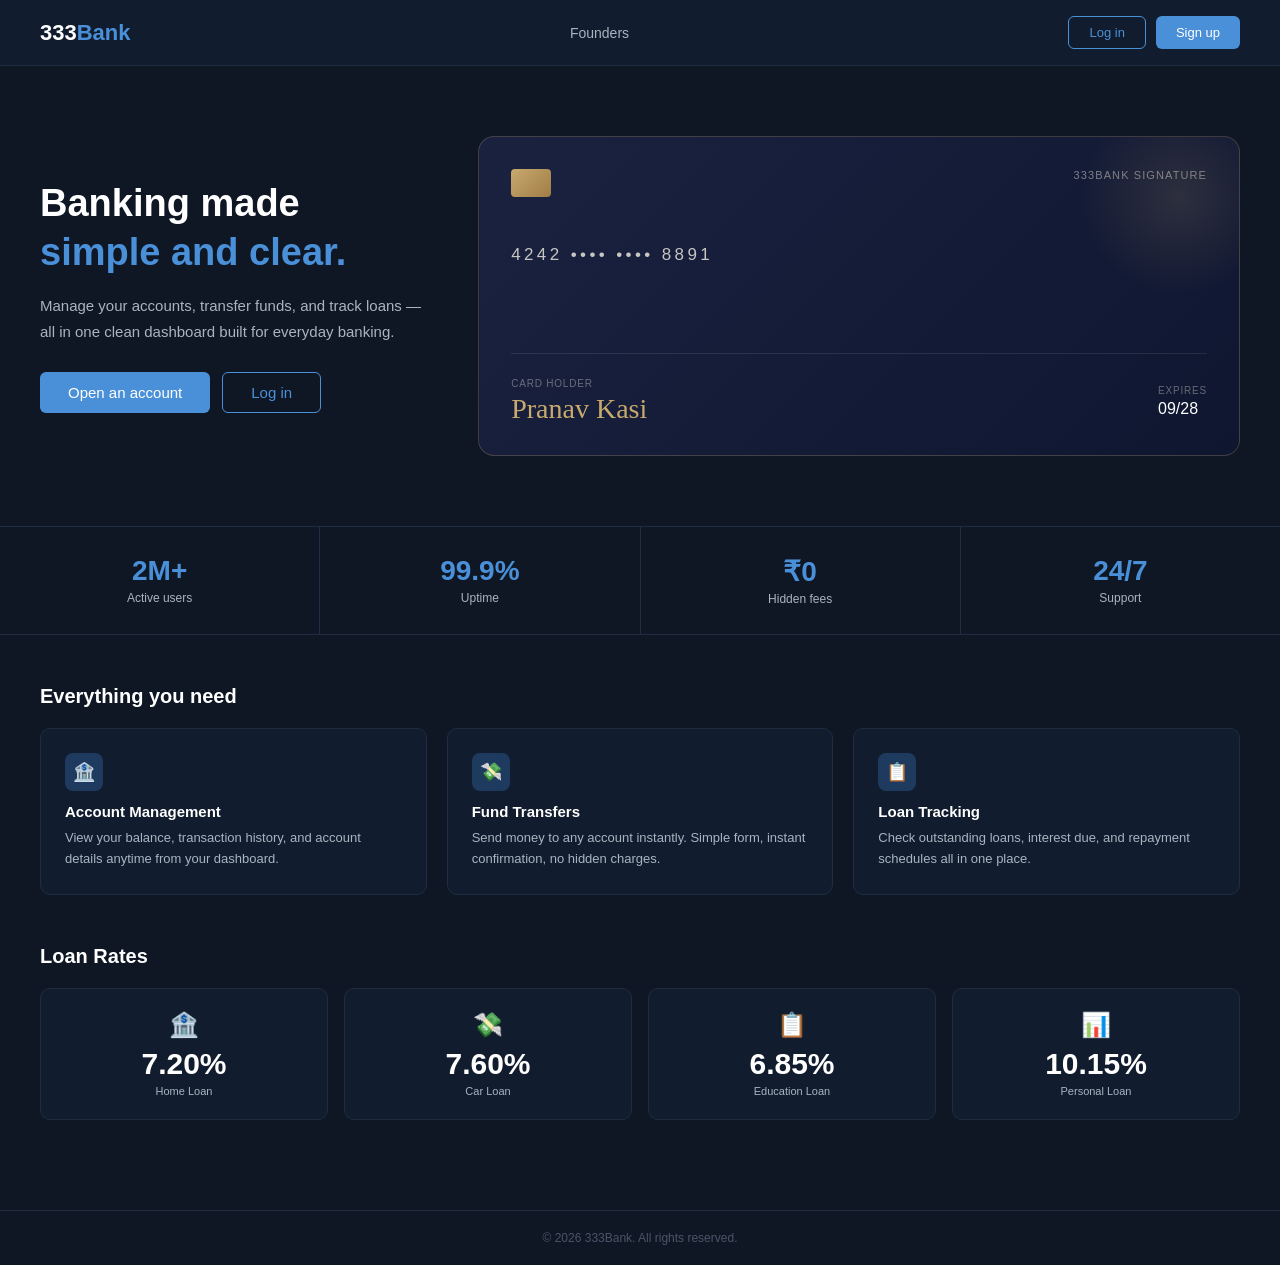
<file: index.html>
<!DOCTYPE html>
<html lang="en">
<head>
    <meta charset="UTF-8">
    <meta name="viewport" content="width=device-width, initial-scale=1.0">
    <title>333Bank - Home</title>
    <link rel="stylesheet" href="loggedin/style.css">
    <style>
        .main {
            display: flex;
            justify-content: space-between;
            align-items: center;
            padding: 70px 40px;
            gap: 40px;
        }
        .main-text h1 { font-size: 38px; line-height: 1.3; margin-bottom: 16px; }
        .main-text h1 span { color: #4a90d9; }
        .main-text p { color: #aab4c0; font-size: 15px; margin-bottom: 28px; max-width: 420px; line-height: 1.7; }
        .main-actions { display: flex; gap: 12px; }
        .mini-row { display: flex; justify-content: space-between; font-size: 13px; color: #aab4c0; margin-bottom: 6px; }
        .stats-bar {
            display: flex;
            border-top: 1px solid #1e2d42;
            border-bottom: 1px solid #1e2d42;
        }
        .stat-item {
            flex: 1; text-align: center; padding: 28px 0;
            border-right: 1px solid #1e2d42;
        }
        .stat-item:last-child { border-right: none; }
        .stat-item .num { font-size: 28px; font-weight: bold; color: #4a90d9; }
        .stat-item .desc { font-size: 12px; color: #aab4c0; margin-top: 4px; }
        .features { padding: 50px 40px; }
        .feature-grid { display: flex; gap: 20px; }
        .feature-card { flex: 1; }
        .feature-card h3 { font-size: 15px; margin-bottom: 8px; }
        .feature-card p { font-size: 13px; color: #aab4c0; line-height: 1.6; }
        .icon-box {
            width: 38px; height: 38px; border-radius: 8px;
            background: #1e3a5f; display: flex; align-items: center;
            justify-content: center; font-size: 18px; margin-bottom: 12px;
        }
        .loan-rates { padding: 0 40px 50px; }
        .loan-grid { display: flex; gap: 16px; margin-top: 16px; }
        .loan-item {
            flex: 1; text-align: center; padding: 22px 10px;
            background: #111d2e; border: 1px solid #1e2d42; border-radius: 10px;
        }
        .loan-item .L-icon { font-size: 24px; margin-bottom: 8px; }
        .loan-item .L-label { font-size: 30px; font-weight: bold; }
        .loan-item .L-sub { font-size: 11px; color: #aab4c0; margin-top: 4px; }
    </style>
</head>
<body>
<nav>
    <div class="logo"><a href="index.html">333<span>Bank</span></a></div>
    <div class="nav-links">
        <a href="loggedin/img.html">Founders</a>
    </div>
    <div class="nav-btns">
        <button class="btn-outline" onclick="location.href='login.html'">Log in</button>
        <button class="btn-fill" onclick="location.href='signup.html'">Sign up</button>
    </div>
</nav>
<section class="main">
    <div class="main-text">
        <h1>Banking made<br><span>simple and clear.</span></h1>
        <p>Manage your accounts, transfer funds, and track loans — all in one clean dashboard built for everyday banking.</p>
        <div class="main-actions">
            <button class="btn-fill" onclick="location.href='signup.html'" style="padding:11px 28px; font-size:15px;">Open an account</button>
            <button class="btn-outline" onclick="location.href='login.html'" style="padding:11px 28px; font-size:15px;">Log in</button>
        </div>
    </div>
    <div class="main-card">
                <div class="card-chip-row">
                    <div class="chip-icon"></div>
                    <span class="card-type">333Bank Signature</span>
                </div>
                <div class="card-number">4242 •••• •••• 8891</div><br><br>
                <div class="card-info-section">
                    <div class="info-row">
                        <div>
                            <div class="card-label">Card Holder</div>
                            <div class="card-holder">Pranav Kasi</div>
                        </div>
                        <div>
                            <div class="card-label">Expires</div>
                            <div class="card-value">09/28</div>
                        </div>
                    </div>
                </div>
            </div>
</section>
<div class="stats-bar">
    <div class="stat-item"><div class="num">2M+</div><div class="desc">Active users</div></div>
    <div class="stat-item"><div class="num">99.9%</div><div class="desc">Uptime</div></div>
    <div class="stat-item"><div class="num">₹0</div><div class="desc">Hidden fees</div></div>
    <div class="stat-item"><div class="num">24/7</div><div class="desc">Support</div></div>
</div>
<section class="features">
    <div class="section-title">Everything you need</div>
    <div class="feature-grid">
        <div class="card feature-card">
            <div class="icon-box">🏦</div>
            <h3>Account Management</h3>
            <p>View your balance, transaction history, and account details anytime from your dashboard.</p>
        </div>
        <div class="card feature-card">
            <div class="icon-box">💸</div>
            <h3>Fund Transfers</h3>
            <p>Send money to any account instantly. Simple form, instant confirmation, no hidden charges.</p>
        </div>
        <div class="card feature-card">
            <div class="icon-box">📋</div>
            <h3>Loan Tracking</h3>
            <p>Check outstanding loans, interest due, and repayment schedules all in one place.</p>
        </div>
    </div>
</section>
<section class="loan-rates">
    <div class="section-title">Loan Rates</div>
    <div class="loan-grid">
        <div class="loan-item">
            <div class="L-icon">🏦</div>
            <div class="L-label">7.20%</div>
            <div class="L-sub">Home Loan</div>
        </div>
        <div class="loan-item">
            <div class="L-icon">💸</div>
            <div class="L-label">7.60%</div>
            <div class="L-sub">Car Loan</div>
        </div>
        <div class="loan-item">
            <div class="L-icon">📋</div>
            <div class="L-label">6.85%</div>
            <div class="L-sub">Education Loan</div>
        </div>
        <div class="loan-item">
            <div class="L-icon">📊</div>
            <div class="L-label">10.15%</div>
            <div class="L-sub">Personal Loan</div>
        </div>
    </div>
</section>
<footer>© 2026 333Bank. All rights reserved.</footer>
</body>
</html>
</file>
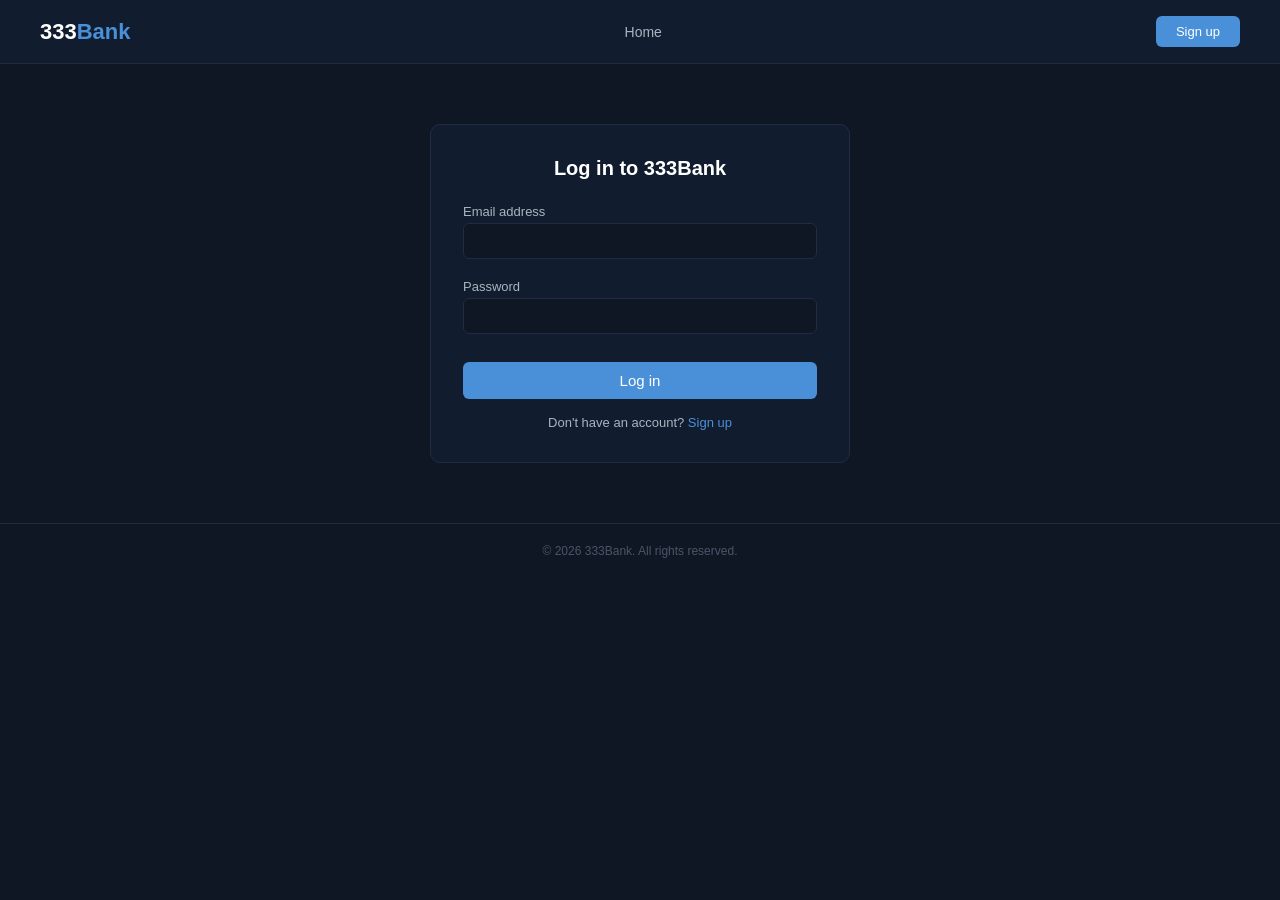
<file: login.html>
<!DOCTYPE html>
<html lang="en">
<head>
    <meta charset="UTF-8">
    <meta name="viewport" content="width=device-width, initial-scale=1.0">
    <title>333Bank - Login</title>
    <script src="angular.min.js"></script>
    <script>
        let app = angular.module("loginApp", []);
        app.controller("loginCtrl", function($scope, $http) {
        $scope.loginUser = function () {
                if ($scope.loginForm.$valid) {
                    let loginData = {
                        email: $scope.email,
                        password: $scope.password
                    };
                    $http.post("http://localhost:3000/login", loginData)
                        .then(function (response) {
                            localStorage.setItem("userEmail", $scope.email);
                            alert("Login Successful");
                            window.location.href = "loggedin/dashboard.html";
                        })
                        .catch(function (err) {
                            alert("Invalid Login");
                        });
                }
            };
        });
    </script>
    <link rel="stylesheet" href="loggedin/style.css">
</head>
<body ng-app="loginApp" ng-controller="loginCtrl">
<nav>
    <div class="logo"><a href="index.html">333<span>Bank</span></a></div>
    <div class="nav-links">
        <a href="index.html">Home</a>
    </div>
    <div class="nav-btns">
        <button class="btn-fill" onclick="location.href='signup.html'">Sign up</button>
    </div>
</nav>
<div class="form-box">
    <h2>Log in to 333Bank</h2>
    <form name="loginForm" >
        <div class="form-group">
            <label>Email address</label>
            <input type="email" name="email" ng-model="email" required>
            <span class="error" ng-show="loginForm.email.$touched && loginForm.email.$error.required">
                Email is required!
            </span>
            <span class="error" ng-show="loginForm.email.$touched && loginForm.email.$error.email">
                Enter a valid email address!
            </span>
        </div>
        <div class="form-group">
            <label>Password</label>
            <input type="password" name="password" ng-model="password" required ng-minlength="5">
            <span class="error" ng-show="loginForm.password.$touched && loginForm.password.$error.required">
                Password is required!
            </span>
            <span class="error" ng-show="loginForm.password.$touched && loginForm.password.$error.minlength">
                Password must be at least 5 characters!
            </span>
        </div>
        <button type="button" class="btn-fill" ng-click="loginUser()">Log in</button>
    </form>
    <div class="form-footer">
        Don't have an account? <a href="signup.html">Sign up</a>
    </div>
</div>
<footer>© 2026 333Bank. All rights reserved.</footer>
</body>
</html>
</file>
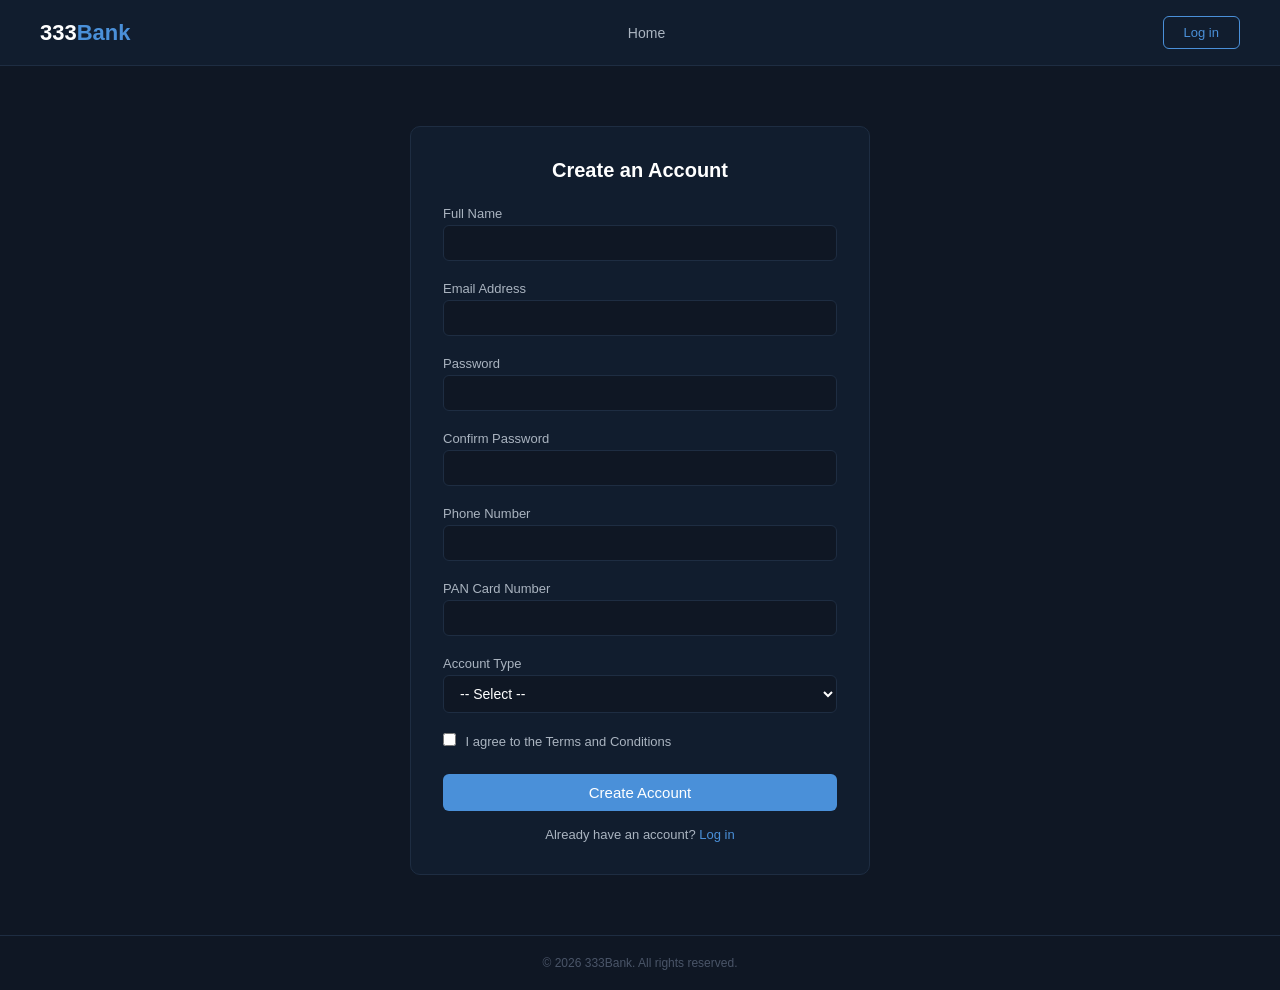
<file: signup.html>
<!DOCTYPE html>
<html lang="en">
<head>
    <meta charset="UTF-8">
    <meta name="viewport" content="width=device-width, initial-scale=1.0">
    <title>333Bank - Sign Up</title>
    <script src="angular.min.js"></script>
    <script>
        let app = angular.module("signupApp", []);
        app.controller("signupCtrl", function($scope, $http) {
    $scope.registerUser = function() {
        console.log("Button clicked");
        if ($scope.signupForm.$valid && $scope.password === $scope.cpassword) {
            let userData = {
                name: $scope.fullname,
                email: $scope.email,
                password: $scope.password,
                phone_number: $scope.phone,
                pan_card: $scope.pan,
                account_type: $scope.acctype
            };
            $http.post("http://localhost:3000/signup", userData)
            .then(function(response) {
                alert("Account created!");
                window.location.href = "login.html";
            })
            .catch(function(err) {
                alert("Error creating account");
            });
        }
    };
});
    </script>
    <link rel="stylesheet" href="loggedin/style.css">
    <style>
        .form-box { width: 460px; }
    </style>
</head>
<body ng-app="signupApp" ng-controller="signupCtrl">
<nav>
    <div class="logo"><a href="index.html">333<span>Bank</span></a></div>
    <div class="nav-links">
        <a href="index.html">Home</a>
    </div>
    <div class="nav-btns">
        <button class="btn-outline" onclick="location.href='login.html'">Log in</button>
    </div>
</nav>
<div class="form-box">
    <h2>Create an Account</h2>

    <form name="signupForm">

        <div class="form-group">
            <label>Full Name</label>
            <input type="text" name="fullname" ng-model="fullname" required ng-pattern="/^[A-Z][a-zA-Z ]*$/">
            <span class="error" ng-show="signupForm.fullname.$touched && signupForm.fullname.$error.required">
                Full name is required!
            </span>
            <span class="error" ng-show="signupForm.fullname.$touched && signupForm.fullname.$error.pattern">
                Name must start with a capital letter!
            </span>
        </div>

        <div class="form-group">
            <label>Email Address</label>
            <input type="email" name="email" ng-model="email" required>
            <span class="error" ng-show="signupForm.email.$touched && signupForm.email.$error.required">
                Email is required!
            </span>
            <span class="error" ng-show="signupForm.email.$touched && signupForm.email.$error.email">
                Enter a valid email address!
            </span>
        </div>
        <div class="form-group">
            <label>Password</label>
            <input type="password" name="password" ng-model="password" required ng-pattern="/^[a-zA-Z0-9]{5,15}$/">
            <span class="error" ng-show="signupForm.password.$touched && signupForm.password.$error.required">
                Password is required!
            </span>
            <span class="error" ng-show="signupForm.password.$touched && signupForm.password.$error.pattern">
                Password must be 5-15 alphanumeric characters!
            </span>
        </div>
        <div class="form-group">
            <label>Confirm Password</label>
            <input type="password" name="cpassword" ng-model="cpassword" required>
            <span class="error" ng-show="signupForm.cpassword.$touched && signupForm.cpassword.$error.required">
                Please confirm your password!
            </span>
            <span class="error" ng-show="signupForm.cpassword.$touched && password != cpassword">
                Passwords do not match!
            </span>
        </div>

        <div class="form-group">
            <label>Phone Number</label>
            <input type="tel" name="phone" ng-model="phone" required ng-pattern="/^[0-9]{10}$/">
            <span class="error" ng-show="signupForm.phone.$touched && signupForm.phone.$error.required">
                Phone number is required!
            </span>
            <span class="error" ng-show="signupForm.phone.$touched && signupForm.phone.$error.pattern">
                Enter a valid 10-digit phone number!
            </span>
        </div>

        <div class="form-group">
            <label>PAN Card Number</label>
            <input type="text" name="pan" ng-model="pan" required ng-pattern="/^[A-Z]{5}[0-9]{4}[A-Z]{1}$/">
            <span class="error" ng-show="signupForm.pan.$touched && signupForm.pan.$error.required">
                PAN number is required!
            </span>
            <span class="error" ng-show="signupForm.pan.$touched && signupForm.pan.$error.pattern">
                Enter a valid PAN (e.g. ABCDE1234F)!
            </span>
        </div>

        <div class="form-group">
            <label>Account Type</label>
            <select name="acctype" ng-model="acctype" required>
                <option value="">-- Select --</option>
                <option value="savings">Savings</option>
                <option value="current">Current</option>
            </select>
            <span class="error" ng-show="signupForm.acctype.$touched && signupForm.acctype.$error.required">
                Please select an account type!
            </span>
        </div>

        <div class="form-group" style="font-size:13px; color:#aab4c0;">
            <input type="checkbox" name="terms" ng-model="terms" ng-init="terms=false" required style="width:auto; margin-right:6px;">
            I agree to the Terms and Conditions
            <br>
            <span class="error" ng-show="signupForm.terms.$touched && signupForm.terms.$error.required">
                You must accept the terms!
            </span>
        </div>
        <button type="button" class="btn-fill" ng-click="registerUser()">Create Account</button>
    </form>
    <div class="form-footer">
        Already have an account? <a href="login.html">Log in</a>
    </div>
</div>
<footer>© 2026 333Bank. All rights reserved.</footer>
</body>
</html>
</file>
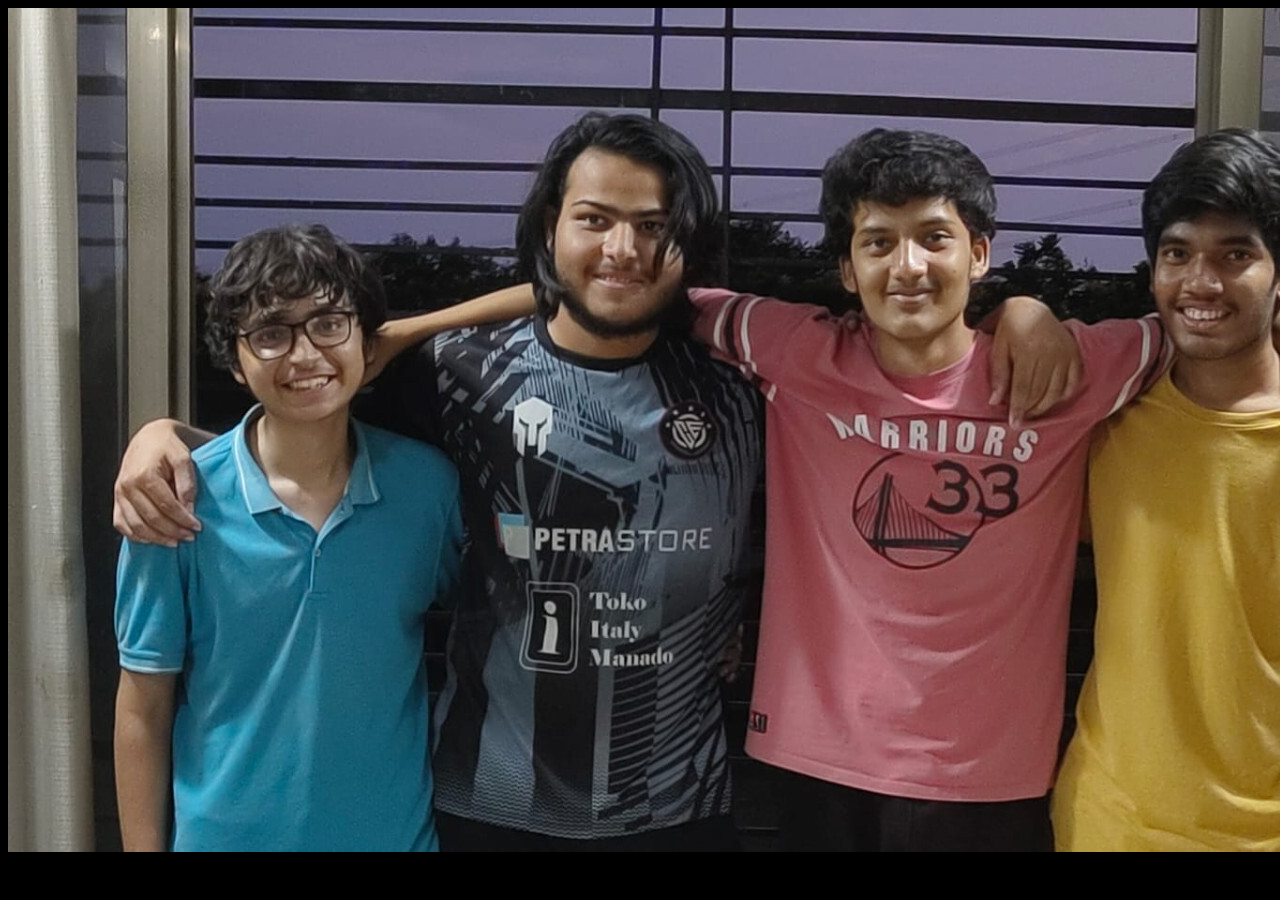
<file: loggedin/img.html>
<!DOCTYPE html>
<html lang="en">
<head>
    <meta charset="UTF-8">
    <meta name="viewport" content="width=device-width, initial-scale=1.0">
    <title>333Bank - Founders</title>
</head>
<body bgcolor="black">
    <center>
        <img src="founders.jpg" >
    </center>
</body>
</html>
</file>
<file: loggedin/style.css>
* { box-sizing: border-box; margin: 0; padding: 0; }
body {
    font-family: Arial, sans-serif;
    background-color: #0f1724;
    color: #ffffff;
}
a { text-decoration: none; color: inherit; }
nav {
    display: flex;
    justify-content: space-between;
    align-items: center;
    padding: 16px 40px;
    background-color: #111d2e;
    border-bottom: 1px solid #1e2d42;
}
.nav-links { display: flex; gap: 28px; font-size: 14px; color: #aab4c0; }
.logo { font-size: 22px; font-weight: bold; }
.logo span { color: #4a90d9; }
.nav-links { display: flex; gap: 28px; font-size: 14px; color: #aab4c0; }
.nav-links a:hover { color: #ffffff; }
.nav-btns { display: flex; gap: 10px; }
.btn-outline {
    padding: 8px 20px;
    border: 1px solid #4a90d9;
    background: transparent;
    color: #4a90d9;
    border-radius: 6px;
    cursor: pointer;
    font-size: 13px;
}
.btn-fill {
    padding: 8px 20px;
    border: none;
    background: #4a90d9;
    color: #ffffff;
    border-radius: 6px;
    cursor: pointer;
    font-size: 13px;
}
.btn-outline:hover { background: #1e3a5f; }
.btn-fill:hover { background: #357abd; }
.card {
    background: #111d2e;
    border: 1px solid #1e2d42;
    border-radius: 10px;
    padding: 24px;
}
.form-box {
    width: 420px;
    background: #111d2e;
    border: 1px solid #1e2d42;
    border-radius: 10px;
    padding: 32px;
    margin: 60px auto;
}
.form-box h2 { text-align: center; margin-bottom: 24px; font-size: 20px; }
.form-box label { font-size: 13px; color: #aab4c0; display: block; margin-bottom: 4px; }
.form-box input, .form-box select {
    width: 100%;
    padding: 9px 12px;
    background: #0f1724;
    border: 1px solid #1e2d42;
    border-radius: 6px;
    color: #ffffff;
    font-size: 14px;
    margin-bottom: 6px;
}
.form-box input:focus, .form-box select:focus {
    outline: none;
    border-color: #4a90d9;
}
.form-group { margin-bottom: 14px; }
.error { color: #e05a5a; font-size: 12px; display: block; margin-bottom: 4px; }
.form-box .btn-fill { width: 100%; padding: 10px; font-size: 15px; margin-top: 8px; border-radius: 6px; }
.form-footer { text-align: center; font-size: 13px; color: #aab4c0; margin-top: 16px; }
.form-footer a { color: #4a90d9; }
.section-title { font-size: 20px; font-weight: bold; margin-bottom: 20px; }
.muted { color: #aab4c0; font-size: 13px; }
footer {
    text-align: center;
    padding: 20px;
    font-size: 12px;
    color: #4a5568;
    border-top: 1px solid #1e2d42;
    margin-top: 40px;
}
.page-layout { display: flex; min-height: calc(100vh - 60px); }
.sidebar {
    width: 220px;
    background: #111d2e;
    border-right: 1px solid #1e2d42;
    padding: 28px 0;
}
.sidebar a {
    display: block;
    padding: 12px 24px;
    font-size: 14px;
    color: #aab4c0;
}
.sidebar a:hover, .sidebar a.active { color: #ffffff; background: #1e2d42; }
.sidebar .notif-box { padding: 16px 24px; margin-top: 20px; border-top: 1px solid #1e2d42; }
.sidebar .notif-box h4 { font-size: 12px; color: #aab4c0; margin-bottom: 10px; }
.notif-item { font-size: 12px; color: #aab4c0; margin-bottom: 8px; line-height: 1.5; }
.page-content { flex: 1; padding: 36px 40px; }
.main-card {
    width: 800px; height: 320px;
    background: linear-gradient(135deg, #1a2240 0%, #0f1630 100%);
    border: 0.5px solid rgba(200, 169, 110, 0.25);
    border-radius: 16px;
    padding: 32px;
    position: relative;
    overflow: hidden;
}
.main-card::after {
    content: '';
    position: absolute;
    top: -40px;
    right: -40px;
    width: 200px;
    height: 200px;
    background: radial-gradient(circle, rgba(200, 169, 110, 0.15) 0%, transparent 70%);
    
}
.card-chip-row {
    display: flex;
    justify-content: space-between;
    align-items: flex-start;
    margin-bottom: 48px;
}
.chip-icon {
    width: 40px;
    height: 28px;
    background: linear-gradient(135deg, #c8a96e, #a07d45);
    border-radius: 4px;
}
.card-type {
    font-size: 11px;
    letter-spacing: 0.1em;
    text-transform: uppercase;
    color:#E8E4DA80;
}
.card-number {
    font-size: 17px;
    letter-spacing: 0.2em;
    margin-bottom: 24px;
    color: rgba(232, 228, 218, 0.85);
    font-weight: 300;
}
.card-label {
    font-size: 10px;
    letter-spacing: 0.08em;
    text-transform: uppercase;
    color: rgba(232, 228, 218, 0.4);
    margin-bottom: 4px;
}
.card-info-section {
    margin-top: 28px;
    padding-top: 24px;
    border-top: 0.5px solid rgba(232, 228, 218, 0.1);
}
.info-row {
    display: flex;
    justify-content: space-between;
    align-items: center;
}
.card-holder{
    font-family: 'Playfair Display', serif;
    font-size: 28px;
    color: #c8a96e;
}
</file>
